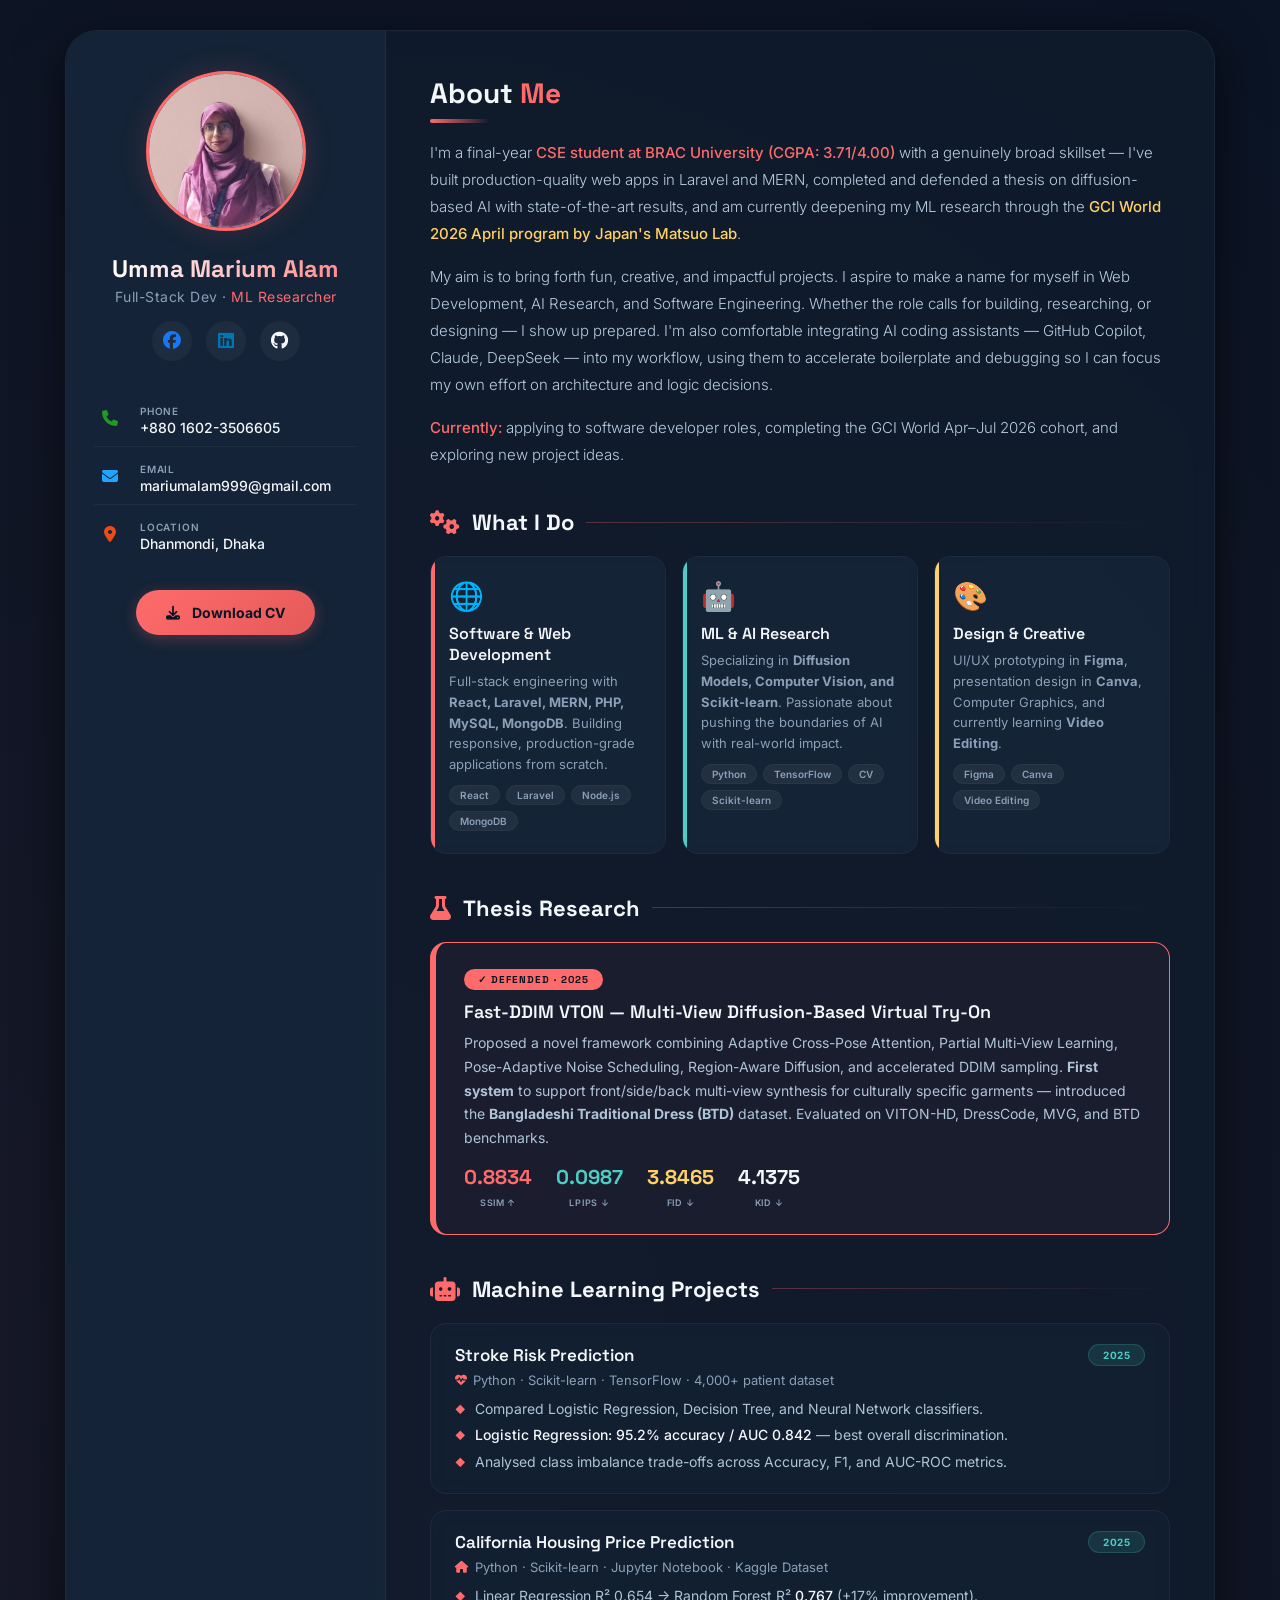
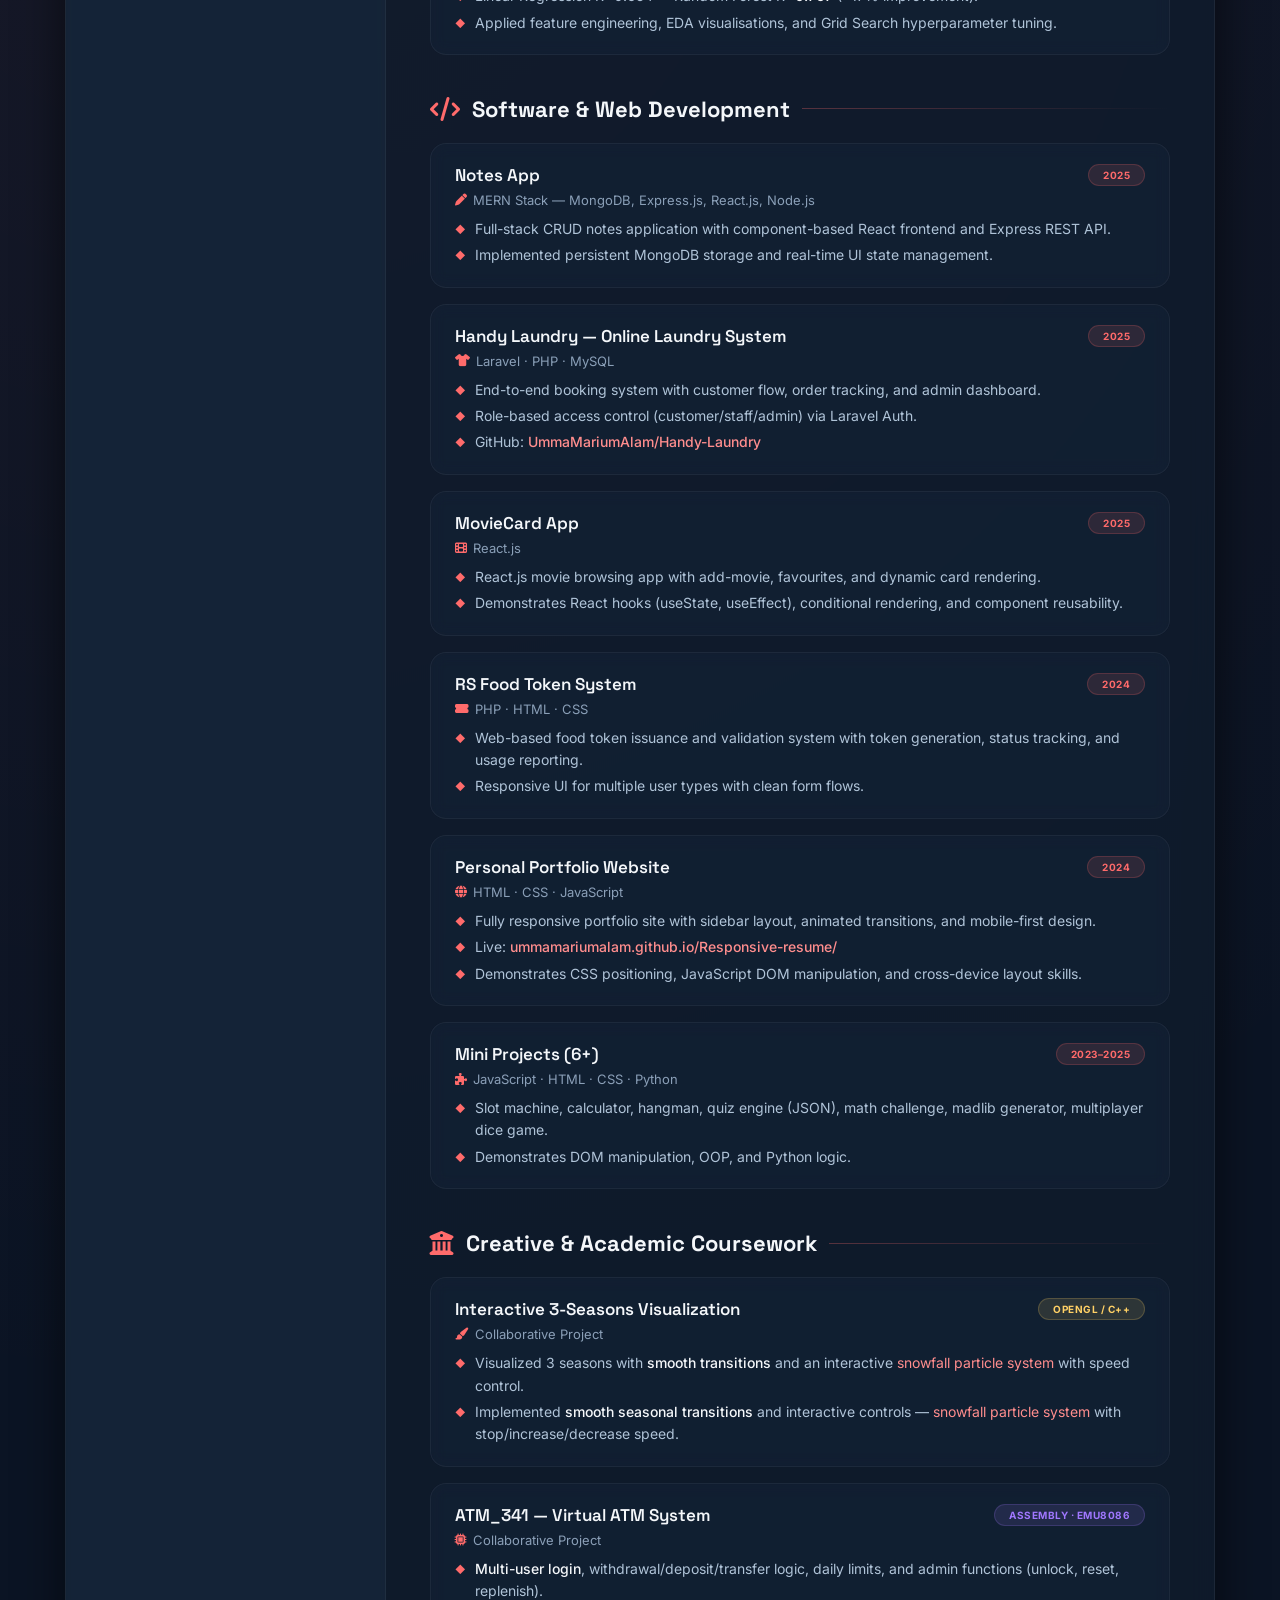
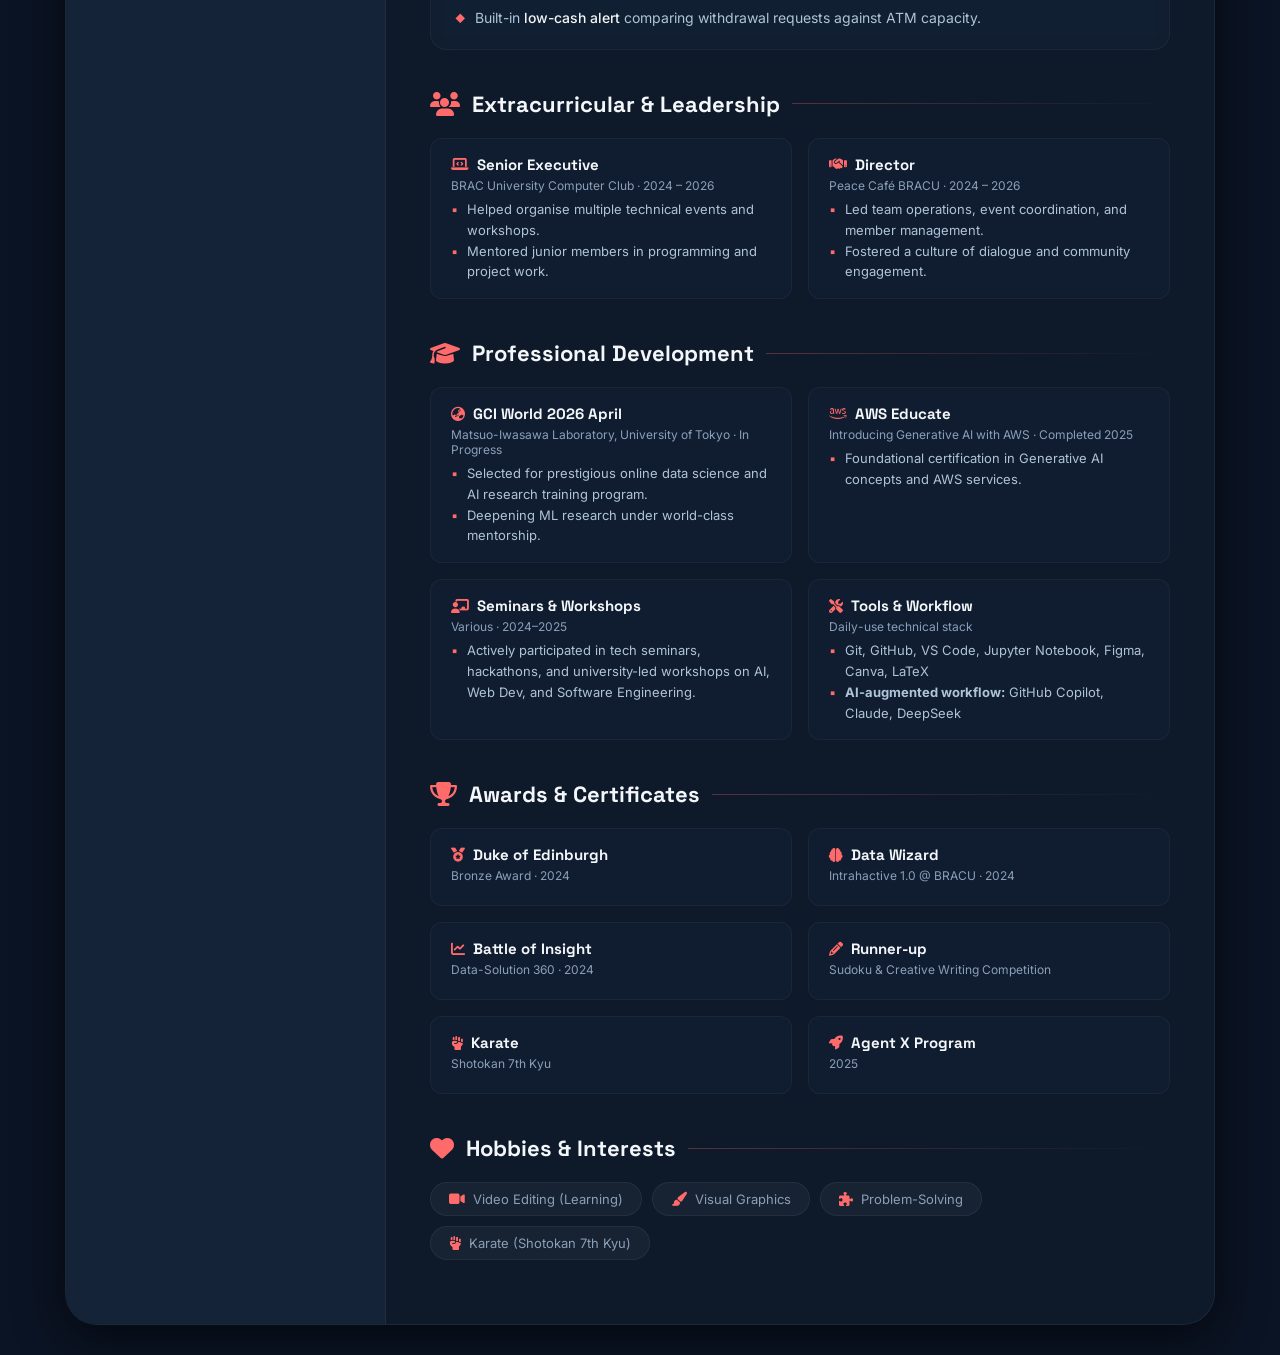
<file: index.html>
<!DOCTYPE html>
<html lang="en">
<head>
    <meta charset="UTF-8">
    <meta name="viewport" content="width=device-width, initial-scale=1.0">
    <title>Umma Marium Alam — Full Portfolio</title>
    <link rel="stylesheet" href="https://cdnjs.cloudflare.com/ajax/libs/font-awesome/6.7.2/css/all.min.css">
    <link href="https://fonts.googleapis.com/css2?family=Inter:wght@300;400;500;600;700&family=Space+Grotesk:wght@400;500;600;700&display=swap" rel="stylesheet">
    <style>
        * {
            margin: 0;
            padding: 0;
            box-sizing: border-box;
        }

        :root {
            --navy: #0B1424;
            --navy2: #111D2E;
            --navy3: #1A2A40;
            --coral: #FF6B6B;
            --coral2: #FF8E8E;
            --white: #F4F7FA;
            --muted: #8BA0B8;
            --green: #4ECDC4;
            --gold: #FFD166;
            --shadow: 0 12px 48px rgba(0, 0, 0, 0.6);
        }

        body {
            font-family: 'Inter', sans-serif;
            background: var(--navy);
            color: var(--white);
            min-height: 100vh;
            padding: 30px;
            background-image: radial-gradient(circle at 20% 30%, rgba(255, 107, 107, 0.05) 0%, transparent 50%);
        }

        .container {
            max-width: 1150px;
            width: 100%;
            margin: 0 auto;
            background: rgba(17, 29, 46, 0.7);
            backdrop-filter: blur(12px);
            border-radius: 32px;
            box-shadow: var(--shadow);
            display: grid;
            grid-template-columns: 320px 1fr;
            overflow: hidden;
            border: 1px solid rgba(255, 255, 255, 0.06);
        }

        /* ===== SIDEBAR ===== */
        .profile-card {
            background: rgba(26, 42, 64, 0.6);
            backdrop-filter: blur(4px);
            padding: 40px 28px;
            display: flex;
            flex-direction: column;
            align-items: center;
            text-align: center;
            border-right: 1px solid rgba(255, 255, 255, 0.05);
        }

        .profile-pic {
            width: 160px;
            height: 160px;
            border-radius: 50%;
            border: 3px solid var(--coral);
            overflow: hidden;
            margin-bottom: 22px;
            flex-shrink: 0;
            box-shadow: 0 0 30px rgba(255, 107, 107, 0.15);
        }

        .profile-pic img {
            width: 100%;
            height: 100%;
            object-fit: cover;
            display: block;
        }

        .intro h2 {
            font-family: 'Space Grotesk', sans-serif;
            font-size: 24px;
            font-weight: 700;
            background: linear-gradient(to right, #fff, var(--coral2));
            -webkit-background-clip: text;
            -webkit-text-fill-color: transparent;
            margin-bottom: 4px;
        }

        .intro h4 {
            font-size: 14px;
            font-weight: 400;
            color: var(--muted);
            margin-bottom: 16px;
            letter-spacing: 0.5px;
        }
        .intro h4 span {
            color: var(--coral);
        }

        .social {
            display: flex;
            justify-content: center;
            gap: 14px;
            margin-bottom: 28px;
        }

        .social a {
            display: inline-flex;
            align-items: center;
            justify-content: center;
            width: 40px;
            height: 40px;
            border-radius: 50%;
            background: rgba(255, 255, 255, 0.04);
            transition: 0.3s;
            font-size: 18px;
            text-decoration: none;
            border: 1px solid transparent;
        }

        .social a:hover {
            background: var(--coral);
            transform: translateY(-4px);
            box-shadow: 0 8px 20px rgba(255, 107, 107, 0.3);
            border-color: var(--coral);
        }
        .social a:hover i {
            color: var(--navy) !important;
        }

        .contact-info {
            width: 100%;
            text-align: left;
            margin-bottom: 28px;
        }

        .contact-info .row {
            display: flex;
            align-items: center;
            gap: 14px;
            padding: 10px 0;
            border-bottom: 1px solid rgba(255, 255, 255, 0.04);
        }
        .contact-info .row:last-child {
            border-bottom: none;
        }

        .contact-info .icon {
            width: 32px;
            font-size: 16px;
            text-align: center;
        }

        .contact-info .content span {
            font-size: 10px;
            text-transform: uppercase;
            letter-spacing: 0.8px;
            color: var(--muted);
            font-weight: 600;
        }

        .contact-info .content h5 {
            font-size: 14px;
            font-weight: 500;
            color: var(--white);
        }

        .download-btn {
            background: linear-gradient(135deg, var(--coral), #e55a5a);
            color: var(--navy);
            border: none;
            padding: 14px 30px;
            border-radius: 50px;
            font-weight: 700;
            font-size: 14px;
            cursor: pointer;
            transition: 0.3s;
            display: inline-flex;
            align-items: center;
            gap: 12px;
            font-family: 'Inter', sans-serif;
            width: 100%;
            justify-content: center;
            box-shadow: 0 4px 15px rgba(255, 107, 107, 0.25);
        }

        .download-btn:hover {
            transform: translateY(-3px);
            box-shadow: 0 10px 30px rgba(255, 107, 107, 0.4);
            filter: brightness(1.1);
        }

        /* ===== MAIN CONTENT ===== */
        .about {
            padding: 44px 44px 44px;
            overflow-y: auto;
        }

        .about h1 {
            font-family: 'Space Grotesk', sans-serif;
            font-size: 28px;
            font-weight: 700;
            margin-bottom: 16px;
        }
        .about h1 .highlight {
            color: var(--coral);
        }
        .about h1::after {
            content: '';
            display: block;
            width: 60px;
            height: 4px;
            background: linear-gradient(90deg, var(--coral), transparent);
            margin-top: 8px;
            border-radius: 4px;
        }

        .about .bio {
            font-size: 15px;
            line-height: 1.8;
            color: #B8CCE0;
            margin-bottom: 16px;
            font-weight: 300;
        }
        .about .bio strong {
            color: var(--coral);
            font-weight: 500;
        }
        .about .bio .gold-text {
            color: var(--gold);
            font-weight: 500;
        }

        /* ===== SECTION TITLES ===== */
        .section-title {
            font-family: 'Space Grotesk', sans-serif;
            font-size: 22px;
            font-weight: 700;
            margin: 40px 0 20px;
            display: flex;
            align-items: center;
            gap: 12px;
            color: var(--white);
        }
        .section-title i {
            color: var(--coral);
            font-size: 24px;
        }
        .section-title::after {
            content: '';
            flex: 1;
            height: 1px;
            background: linear-gradient(90deg, rgba(255,107,107,0.3), transparent);
        }

        /* ===== EXPERTISE GRID ===== */
        .work-grid {
            display: grid;
            grid-template-columns: repeat(3, 1fr);
            gap: 16px;
            margin-bottom: 10px;
        }

        .workbox {
            background: rgba(26, 42, 64, 0.5);
            backdrop-filter: blur(4px);
            padding: 22px 18px;
            border-radius: 16px;
            border: 1px solid rgba(255, 255, 255, 0.04);
            transition: 0.35s ease;
            position: relative;
            overflow: hidden;
        }
        .workbox::before {
            content: '';
            position: absolute;
            top: 0;
            left: 0;
            width: 4px;
            height: 100%;
            background: var(--coral);
            border-radius: 0 4px 4px 0;
        }
        .workbox:nth-child(2)::before {
            background: var(--green);
        }
        .workbox:nth-child(3)::before {
            background: var(--gold);
        }

        .workbox:hover {
            transform: translateY(-6px);
            border-color: rgba(255, 255, 255, 0.15);
            box-shadow: 0 12px 30px rgba(0, 0, 0, 0.3);
        }

        .workbox .icon {
            font-size: 28px;
            margin-bottom: 10px;
            display: block;
        }

        .workbox h3 {
            font-family: 'Space Grotesk', sans-serif;
            font-size: 16px;
            font-weight: 600;
            color: var(--white);
            margin-bottom: 6px;
        }

        .workbox p {
            font-size: 13px;
            line-height: 1.6;
            color: var(--muted);
        }
        .workbox .tags {
            display: flex;
            flex-wrap: wrap;
            gap: 6px;
            margin-top: 10px;
        }
        .workbox .tags span {
            font-size: 10px;
            font-weight: 600;
            background: rgba(255,255,255,0.06);
            padding: 3px 10px;
            border-radius: 20px;
            color: var(--muted);
            border: 1px solid rgba(255,255,255,0.04);
        }

        /* ===== PROJECT CARDS ===== */
        .project-item {
            background: rgba(26, 42, 64, 0.3);
            backdrop-filter: blur(8px);
            padding: 20px 24px;
            border-radius: 16px;
            margin-bottom: 16px;
            border: 1px solid rgba(255, 255, 255, 0.05);
            transition: 0.35s ease;
            position: relative;
            overflow: hidden;
        }

        .project-item:hover {
            border-color: var(--coral);
            box-shadow: 0 8px 28px rgba(0, 0, 0, 0.4);
            background: rgba(26, 42, 64, 0.6);
        }

        .project-header {
            display: flex;
            justify-content: space-between;
            align-items: flex-start;
            flex-wrap: wrap;
            gap: 8px;
            margin-bottom: 6px;
        }

        .project-header h4 {
            font-family: 'Space Grotesk', sans-serif;
            font-size: 17px;
            font-weight: 600;
            color: var(--white);
        }

        .project-header .tag {
            font-size: 10px;
            font-weight: 700;
            letter-spacing: 0.5px;
            text-transform: uppercase;
            padding: 4px 14px;
            border-radius: 50px;
            background: rgba(255, 107, 107, 0.12);
            color: var(--coral);
            border: 1px solid rgba(255, 107, 107, 0.2);
            white-space: nowrap;
        }
        .project-header .tag.green {
            background: rgba(78, 205, 196, 0.12);
            color: var(--green);
            border-color: rgba(78, 205, 196, 0.2);
        }
        .project-header .tag.gold {
            background: rgba(255, 209, 102, 0.12);
            color: var(--gold);
            border-color: rgba(255, 209, 102, 0.2);
        }
        .project-header .tag.purple {
            background: rgba(160, 120, 255, 0.12);
            color: #A078FF;
            border-color: rgba(160, 120, 255, 0.2);
        }

        .project-tech {
            font-size: 13px;
            color: var(--muted);
            margin-bottom: 10px;
            font-weight: 400;
            display: flex;
            align-items: center;
            gap: 6px;
        }
        .project-tech i {
            font-size: 12px;
            color: var(--coral);
        }

        .project-item ul {
            list-style: none;
            padding-left: 0;
            display: flex;
            flex-direction: column;
            gap: 4px;
        }

        .project-item ul li {
            font-size: 14px;
            color: #B0C4D8;
            line-height: 1.6;
            padding-left: 20px;
            position: relative;
        }

        .project-item ul li::before {
            content: '◆';
            position: absolute;
            left: 0;
            color: var(--coral);
            font-size: 10px;
            top: 3px;
        }

        .project-item ul li strong {
            color: var(--white);
            font-weight: 500;
        }
        .project-item ul li .highlight-coral {
            color: var(--coral2);
        }
        .project-item ul li .highlight-green {
            color: var(--green);
        }
        .project-item ul li .highlight-gold {
            color: var(--gold);
        }

        .project-item a {
            color: var(--coral2);
            text-decoration: none;
            font-weight: 500;
        }
        .project-item a:hover {
            text-decoration: underline;
        }

        /* ===== THESIS HIGHLIGHT CARD ===== */
        .thesis-card {
            background: rgba(255, 107, 107, 0.04);
            border: 1px solid var(--coral);
            border-left: 6px solid var(--coral);
            border-radius: 16px;
            padding: 24px 28px;
            margin-bottom: 10px;
        }
        .thesis-card .thesis-badge {
            display: inline-block;
            font-size: 10px;
            font-weight: 700;
            letter-spacing: 0.1em;
            text-transform: uppercase;
            background: var(--coral);
            color: var(--navy);
            padding: 4px 14px;
            border-radius: 30px;
            margin-bottom: 10px;
            font-family: 'Space Grotesk', sans-serif;
        }
        .thesis-card h4 {
            font-family: 'Space Grotesk', sans-serif;
            font-size: 18px;
            font-weight: 600;
            color: var(--white);
            margin-bottom: 8px;
        }
        .thesis-card p {
            font-size: 14px;
            line-height: 1.7;
            color: #B0C4D8;
            margin-bottom: 14px;
        }
        .metrics-row {
            display: flex;
            gap: 24px;
            flex-wrap: wrap;
        }
        .metric {
            text-align: center;
        }
        .metric-val {
            font-family: 'Space Grotesk', sans-serif;
            font-size: 20px;
            font-weight: 700;
            display: block;
        }
        .metric-val.coral { color: var(--coral); }
        .metric-val.green { color: var(--green); }
        .metric-val.gold { color: var(--gold); }
        .metric-val.white { color: var(--white); }
        .metric-label {
            font-size: 9px;
            color: var(--muted);
            text-transform: uppercase;
            letter-spacing: 0.08em;
            font-weight: 600;
        }

        /* ===== TWO-COLUMN GRID FOR CLUBS/AWARDS ===== */
        .two-col-grid {
            display: grid;
            grid-template-columns: 1fr 1fr;
            gap: 16px;
        }
        .info-card {
            background: rgba(26, 42, 64, 0.3);
            padding: 16px 20px;
            border-radius: 12px;
            border: 1px solid rgba(255, 255, 255, 0.04);
            transition: 0.3s;
        }
        .info-card:hover {
            border-color: rgba(255, 107, 107, 0.3);
            background: rgba(26, 42, 64, 0.6);
        }
        .info-card h4 {
            font-family: 'Space Grotesk', sans-serif;
            font-size: 15px;
            color: var(--white);
            margin-bottom: 4px;
            display: flex;
            align-items: center;
            gap: 8px;
        }
        .info-card h4 i {
            color: var(--coral);
            font-size: 14px;
        }
        .info-card .meta {
            font-size: 12px;
            color: var(--muted);
            margin-bottom: 6px;
        }
        .info-card ul {
            list-style: none;
            padding-left: 0;
        }
        .info-card ul li {
            font-size: 13px;
            color: #B0C4D8;
            line-height: 1.6;
            padding-left: 16px;
            position: relative;
        }
        .info-card ul li::before {
            content: '▪';
            position: absolute;
            left: 0;
            color: var(--coral);
        }

        /* ===== HOBBIES / INTERESTS TAGS ===== */
        .hobby-tags {
            display: flex;
            flex-wrap: wrap;
            gap: 10px;
        }
        .hobby-tags span {
            background: rgba(255, 255, 255, 0.04);
            padding: 8px 18px;
            border-radius: 30px;
            border: 1px solid rgba(255, 255, 255, 0.06);
            font-size: 13px;
            color: var(--muted);
            transition: 0.3s;
            display: flex;
            align-items: center;
            gap: 8px;
        }
        .hobby-tags span:hover {
            border-color: var(--coral);
            color: var(--white);
            transform: translateY(-2px);
        }
        .hobby-tags span i {
            color: var(--coral);
            font-size: 14px;
        }

        /* ===== RESPONSIVE ===== */
        @media (max-width: 900px) {
            .container {
                grid-template-columns: 1fr;
                border-radius: 24px;
            }
            .profile-card {
                border-right: none;
                border-bottom: 1px solid rgba(255, 255, 255, 0.05);
                padding: 32px 20px;
            }
            .about {
                padding: 28px 20px;
            }
            .work-grid {
                grid-template-columns: 1fr 1fr;
            }
            .two-col-grid {
                grid-template-columns: 1fr;
            }
        }

        @media (max-width: 550px) {
            body {
                padding: 12px;
            }
            .work-grid {
                grid-template-columns: 1fr;
            }
            .profile-pic {
                width: 120px;
                height: 120px;
            }
            .about h1 {
                font-size: 22px;
            }
            .project-header {
                flex-direction: column;
                align-items: flex-start;
            }
            .metrics-row {
                gap: 12px;
            }
        }
    </style>
</head>
<body>

    <main class="container">

        <!-- ======== SIDEBAR ======== -->
        <div class="profile-card">
            <figure class="profile-pic">
                <img src="profile_images/profile_img.JPG" alt="Umma Marium Alam">
            </figure>

            <div class="intro">
                <h2>Umma Marium Alam</h2>
                <h4>Full-Stack Dev · <span>ML Researcher</span></h4>
                <div class="social">
                    <a href="https://www.facebook.com/marium.alam.129" target="_blank"><i class="fab fa-facebook" style="color:#1877F2"></i></a>
                    <a href="https://www.linkedin.com/in/umma-marium-alam-034339338" target="_blank"><i class="fab fa-linkedin" style="color:rgb(0, 119, 181)"></i></a>
                  <!--    <a href="#" target="_blank"><i class="fab fa-twitter" style="color:var(--muted)"></i></a> -->
                    <a href="https://github.com/UmmaMariumAlam" target="_blank"><i class="fab fa-github" style="color:var(--white)"></i></a>
                </div>
            </div>

            <div class="contact-info">
                <div class="row">
                    <div class="icon"><i class="fa fa-phone" style="color:rgb(32, 154, 32)"></i></div>
                    <div class="content">
                        <span>Phone</span>
                        <h5>+880 1602-3506605</h5>
                    </div>
                </div>
                <div class="row">
                    <div class="icon"><i class="fa fa-envelope" style="color:rgb(32, 166, 255)"></i></div>
                    <div class="content">
                        <span>Email</span>
                        <h5>mariumalam999@gmail.com</h5>
                    </div>
                </div>
                <div class="row">
                    <div class="icon"><i class="fas fa-map-marker-alt" style="color:rgb(235, 75, 21)"></i></div>
                    <div class="content">
                        <span>Location</span>
                        <h5>Dhanmondi, Dhaka</h5>
                    </div>
                </div>
            </div>

            <a href="cv.pdf" download="UmmaMariumAlam_CV.pdf">
                <button class="download-btn"><i class="fa fa-download"></i> Download CV</button>
            </a>
        </div>

        <!-- ======== MAIN CONTENT ======== -->
        <section class="about">

            <!-- ===== ABOUT ===== -->
            <h1>About <span class="highlight">Me</span></h1>
            <p class="bio">
                I'm a final-year <strong>CSE student at BRAC University (CGPA: 3.71/4.00)</strong> with a genuinely broad skillset — I've built production-quality web apps in Laravel and MERN, completed and defended a thesis on diffusion-based AI with state-of-the-art results, and am currently deepening my ML research through the <strong class="gold-text">GCI World 2026 April program by Japan's Matsuo Lab</strong>.
            </p>
            <p class="bio">
                My aim is to bring forth fun, creative, and impactful projects. I aspire to make a name for myself in Web Development, AI Research, and Software Engineering. Whether the role calls for building, researching, or designing — I show up prepared. I'm also comfortable integrating AI coding assistants — GitHub Copilot, Claude, DeepSeek — into my workflow, using them to accelerate boilerplate and debugging so I can focus my own effort on architecture and logic decisions.
            </p>
            <p class="bio">
                <strong>Currently:</strong> applying to software developer roles, completing the GCI World Apr–Jul 2026 cohort, and exploring new project ideas.
            </p>

            <!-- ===== WHAT I DO (CORE FOCUS) ===== -->
            <h2 class="section-title"><i class="fas fa-cogs"></i> What I Do</h2>
            <div class="work-grid">
                <div class="workbox">
                    <span class="icon">🌐</span>
                    <h3>Software &amp; Web Development</h3>
                    <p>Full-stack engineering with <strong>React, Laravel, MERN, PHP, MySQL, MongoDB</strong>. Building responsive, production-grade applications from scratch.</p>
                    <div class="tags"><span>React</span><span>Laravel</span><span>Node.js</span><span>MongoDB</span></div>
                </div>
                <div class="workbox">
                    <span class="icon">🤖</span>
                    <h3>ML &amp; AI Research</h3>
                    <p>Specializing in <strong>Diffusion Models, Computer Vision, and Scikit-learn</strong>. Passionate about pushing the boundaries of AI with real-world impact.</p>
                    <div class="tags"><span>Python</span><span>TensorFlow</span><span>CV</span><span>Scikit-learn</span></div>
                </div>
                <div class="workbox">
                    <span class="icon">🎨</span>
                    <h3>Design &amp; Creative</h3>
                    <p>UI/UX prototyping in <strong>Figma</strong>, presentation design in <strong>Canva</strong>, Computer Graphics, and currently learning <strong>Video Editing</strong>.</p>
                    <div class="tags"><span>Figma</span><span>Canva</span><span>Video Editing</span></div>
                </div>
            </div>

            <!-- ===== THESIS (DEDICATED SECTION) ===== -->
            <h2 class="section-title"><i class="fas fa-flask"></i> Thesis Research</h2>
            <div class="thesis-card">
                <span class="thesis-badge">✓ Defended · 2025</span>
                <h4>Fast-DDIM VTON — Multi-View Diffusion-Based Virtual Try-On</h4>
                <p>
                    Proposed a novel framework combining Adaptive Cross-Pose Attention, Partial Multi-View Learning,
                    Pose-Adaptive Noise Scheduling, Region-Aware Diffusion, and accelerated DDIM sampling.
                    <strong>First system</strong> to support front/side/back multi-view synthesis for culturally specific
                    garments — introduced the <strong>Bangladeshi Traditional Dress (BTD)</strong> dataset.
                    Evaluated on VITON-HD, DressCode, MVG, and BTD benchmarks.
                </p>
                <div class="metrics-row">
                    <div class="metric">
                        <span class="metric-val coral">0.8834</span>
                        <span class="metric-label">SSIM ↑</span>
                    </div>
                    <div class="metric">
                        <span class="metric-val green">0.0987</span>
                        <span class="metric-label">LPIPS ↓</span>
                    </div>
                    <div class="metric">
                        <span class="metric-val gold">3.8465</span>
                        <span class="metric-label">FID ↓</span>
                    </div>
                    <div class="metric">
                        <span class="metric-val white">4.1375</span>
                        <span class="metric-label">KID ↓</span>
                    </div>
                </div>
            </div>

            <!-- ===== ML PROJECTS (DEDICATED SECTION) ===== -->
            <h2 class="section-title"><i class="fas fa-robot"></i> Machine Learning Projects</h2>

            <div class="project-item">
                <div class="project-header">
                    <h4>Stroke Risk Prediction</h4>
                    <span class="tag green">2025</span>
                </div>
                <div class="project-tech"><i class="fas fa-heartbeat"></i> Python · Scikit-learn · TensorFlow · 4,000+ patient dataset</div>
                <ul>
                    <li>Compared Logistic Regression, Decision Tree, and Neural Network classifiers.</li>
                    <li><strong>Logistic Regression: 95.2% accuracy / AUC 0.842</strong> — best overall discrimination.</li>
                    <li>Analysed class imbalance trade-offs across Accuracy, F1, and AUC-ROC metrics.</li>
                </ul>
            </div>

            <div class="project-item">
                <div class="project-header">
                    <h4>California Housing Price Prediction</h4>
                    <span class="tag green">2025</span>
                </div>
                <div class="project-tech"><i class="fas fa-home"></i> Python · Scikit-learn · Jupyter Notebook · Kaggle Dataset</div>
                <ul>
                    <li>Linear Regression R² 0.654 → Random Forest R² <strong>0.767</strong> (+17% improvement).</li>
                    <li>Applied feature engineering, EDA visualisations, and Grid Search hyperparameter tuning.</li>
                </ul>
            </div>

            <!-- ===== SOFTWARE / WEB PROJECTS (EXPANDED FOCUS) ===== -->
            <h2 class="section-title"><i class="fas fa-code"></i> Software &amp; Web Development</h2>

            <div class="project-item">
                <div class="project-header">
                    <h4>Notes App</h4>
                    <span class="tag">2025</span>
                </div>
                <div class="project-tech"><i class="fas fa-pen"></i> MERN Stack — MongoDB, Express.js, React.js, Node.js</div>
                <ul>
                    <li>Full-stack CRUD notes application with component-based React frontend and Express REST API.</li>
                    <li>Implemented persistent MongoDB storage and real-time UI state management.</li>
                </ul>
            </div>

            <div class="project-item">
                <div class="project-header">
                    <h4>Handy Laundry — Online Laundry System</h4>
                    <span class="tag">2025</span>
                </div>
                <div class="project-tech"><i class="fas fa-tshirt"></i> Laravel · PHP · MySQL</div>
                <ul>
                    <li>End-to-end booking system with customer flow, order tracking, and admin dashboard.</li>
                    <li>Role-based access control (customer/staff/admin) via Laravel Auth.</li>
                    <li>GitHub: <a href="https://github.com/UmmaMariumAlam/Handy-Laundry" target="_blank">UmmaMariumAlam/Handy-Laundry</a></li>
                </ul>
            </div>

            <div class="project-item">
                <div class="project-header">
                    <h4>MovieCard App</h4>
                    <span class="tag">2025</span>
                </div>
                <div class="project-tech"><i class="fas fa-film"></i> React.js</div>
                <ul>
                    <li>React.js movie browsing app with add-movie, favourites, and dynamic card rendering.</li>
                    <li>Demonstrates React hooks (useState, useEffect), conditional rendering, and component reusability.</li>
                </ul>
            </div>

            <div class="project-item">
                <div class="project-header">
                    <h4>RS Food Token System</h4>
                    <span class="tag">2024</span>
                </div>
                <div class="project-tech"><i class="fas fa-ticket-alt"></i> PHP · HTML · CSS</div>
                <ul>
                    <li>Web-based food token issuance and validation system with token generation, status tracking, and usage reporting.</li>
                    <li>Responsive UI for multiple user types with clean form flows.</li>
                </ul>
            </div>

            <div class="project-item">
                <div class="project-header">
                    <h4>Personal Portfolio Website</h4>
                    <span class="tag">2024</span>
                </div>
                <div class="project-tech"><i class="fas fa-globe"></i> HTML · CSS · JavaScript</div>
                <ul>
                    <li>Fully responsive portfolio site with sidebar layout, animated transitions, and mobile-first design.</li>
                    <li>Live: <a href="https://ummamariumalam.github.io/Responsive-resume/" target="_blank">ummamariumalam.github.io/Responsive-resume/</a></li>
                    <li>Demonstrates CSS positioning, JavaScript DOM manipulation, and cross-device layout skills.</li>
                </ul>
            </div>

            <div class="project-item">
                <div class="project-header">
                    <h4>Mini Projects (6+)</h4>
                    <span class="tag">2023–2025</span>
                </div>
                <div class="project-tech"><i class="fas fa-puzzle-piece"></i> JavaScript · HTML · CSS · Python</div>
                <ul>
                    <li>Slot machine, calculator, hangman, quiz engine (JSON), math challenge, madlib generator, multiplayer dice game.</li>
                    <li>Demonstrates DOM manipulation, OOP, and Python logic.</li>
                </ul>
            </div>

                        <!-- ===== CREATIVE & ACADEMIC COURSEWORK ===== -->
            <h2 class="section-title"><i class="fas fa-university"></i> Creative &amp; Academic Coursework</h2>

            <!-- Graphics (3-Seasons) -->
            <div class="project-item">
                <div class="project-header">
                    <h4>Interactive 3-Seasons Visualization</h4>
                    <span class="tag gold">OpenGL / C++</span>
                </div>
                <div class="project-tech"><i class="fas fa-paint-brush"></i> Collaborative Project</div>
                <ul>
                    <li>Visualized 3 seasons with <strong>smooth transitions</strong> and an interactive <span class="highlight-coral">snowfall particle system</span> with speed control.</li>
                    <li>Implemented <strong>smooth seasonal transitions</strong> and interactive controls — <span class="highlight-coral">snowfall particle system</span> with stop/increase/decrease speed.</li>
                </ul>
            </div>

            <!-- ATM_341 Assembly -->
            <div class="project-item">
                <div class="project-header">
                    <h4>ATM_341 — Virtual ATM System</h4>
                    <span class="tag purple">Assembly · emu8086</span>
                </div>
                <div class="project-tech"><i class="fas fa-microchip"></i> Collaborative Project</div>
                <ul>
                    <li><strong>Multi-user login</strong>, withdrawal/deposit/transfer logic, daily limits, and admin functions (unlock, reset, replenish).</li>
                    <li>Built-in <strong>low-cash alert</strong> comparing withdrawal requests against ATM capacity.</li>
                </ul>
            </div>

            <!-- ===== EXTRACURRICULAR & LEADERSHIP ===== -->
            <h2 class="section-title"><i class="fas fa-users"></i> Extracurricular &amp; Leadership</h2>
            <div class="two-col-grid">
                <div class="info-card">
                    <h4><i class="fas fa-laptop-code"></i> Senior Executive</h4>
                    <div class="meta">BRAC University Computer Club · 2024 – 2026</div>
                    <ul>
                        <li>Helped organise multiple technical events and workshops.</li>
                        <li>Mentored junior members in programming and project work.</li>
                    </ul>
                </div>
                <div class="info-card">
                    <h4><i class="fas fa-handshake"></i> Director</h4>
                    <div class="meta">Peace Café BRACU · 2024 – 2026</div>
                    <ul>
                        <li>Led team operations, event coordination, and member management.</li>
                        <li>Fostered a culture of dialogue and community engagement.</li>
                    </ul>
                </div>
            </div>

            <!-- ===== PROFESSIONAL DEVELOPMENT ===== -->
            <h2 class="section-title"><i class="fas fa-graduation-cap"></i> Professional Development</h2>
            <div class="two-col-grid">
                <div class="info-card">
                    <h4><i class="fas fa-globe-asia"></i> GCI World 2026 April</h4>
                    <div class="meta">Matsuo-Iwasawa Laboratory, University of Tokyo · In Progress</div>
                    <ul>
                        <li>Selected for prestigious online data science and AI research training program.</li>
                        <li>Deepening ML research under world-class mentorship.</li>
                    </ul>
                </div>
                <div class="info-card">
                    <h4><i class="fab fa-aws"></i> AWS Educate</h4>
                    <div class="meta">Introducing Generative AI with AWS · Completed 2025</div>
                    <ul>
                        <li>Foundational certification in Generative AI concepts and AWS services.</li>
                    </ul>
                </div>
                <div class="info-card">
                    <h4><i class="fas fa-chalkboard-teacher"></i> Seminars &amp; Workshops</h4>
                    <div class="meta">Various · 2024–2025</div>
                    <ul>
                        <li>Actively participated in tech seminars, hackathons, and university-led workshops on AI, Web Dev, and Software Engineering.</li>
                    </ul>
                </div>
                <div class="info-card">
                    <h4><i class="fas fa-tools"></i> Tools &amp; Workflow</h4>
                    <div class="meta">Daily-use technical stack</div>
                    <ul>
                        <li>Git, GitHub, VS Code, Jupyter Notebook, Figma, Canva, LaTeX</li>
                        <li><strong>AI-augmented workflow:</strong> GitHub Copilot, Claude, DeepSeek</li>
                    </ul>
                </div>
            </div>

            <!-- ===== AWARDS & CERTIFICATES ===== -->
            <h2 class="section-title"><i class="fas fa-trophy"></i> Awards &amp; Certificates</h2>
            <div class="two-col-grid">
                <div class="info-card">
                    <h4><i class="fas fa-medal"></i> Duke of Edinburgh</h4>
                    <div class="meta">Bronze Award · 2024</div>
                </div>
                <div class="info-card">
                    <h4><i class="fas fa-brain"></i> Data Wizard</h4>
                    <div class="meta">Intrahactive 1.0 @ BRACU · 2024</div>
                </div>
                <div class="info-card">
                    <h4><i class="fas fa-chart-line"></i> Battle of Insight</h4>
                    <div class="meta">Data-Solution 360 · 2024</div>
                </div>
                <div class="info-card">
                    <h4><i class="fas fa-pencil-alt"></i> Runner-up</h4>
                    <div class="meta">Sudoku &amp; Creative Writing Competition</div>
                </div>
                <div class="info-card">
                    <h4><i class="fas fa-fist-raised"></i> Karate</h4>
                    <div class="meta">Shotokan 7th Kyu</div>
                </div>
                <div class="info-card">
                    <h4><i class="fas fa-rocket"></i> Agent X Program</h4>
                    <div class="meta">2025</div>
                </div>
            </div>

            <!-- ===== HOBBIES / INTERESTS ===== -->
            <h2 class="section-title"><i class="fas fa-heart"></i> Hobbies &amp; Interests</h2>
            <div class="hobby-tags">
                <span><i class="fas fa-video"></i> Video Editing (Learning)</span>
                <span><i class="fas fa-paint-brush"></i> Visual Graphics</span>
                <span><i class="fas fa-puzzle-piece"></i> Problem-Solving</span>
                <span><i class="fas fa-fist-raised"></i> Karate (Shotokan 7th Kyu)</span>
               
            </div>

            <!-- ===== FOOTER SPACER ===== -->
            <div style="height: 20px;"></div>

        </section>

    </main>

</body>
</html>
</file>
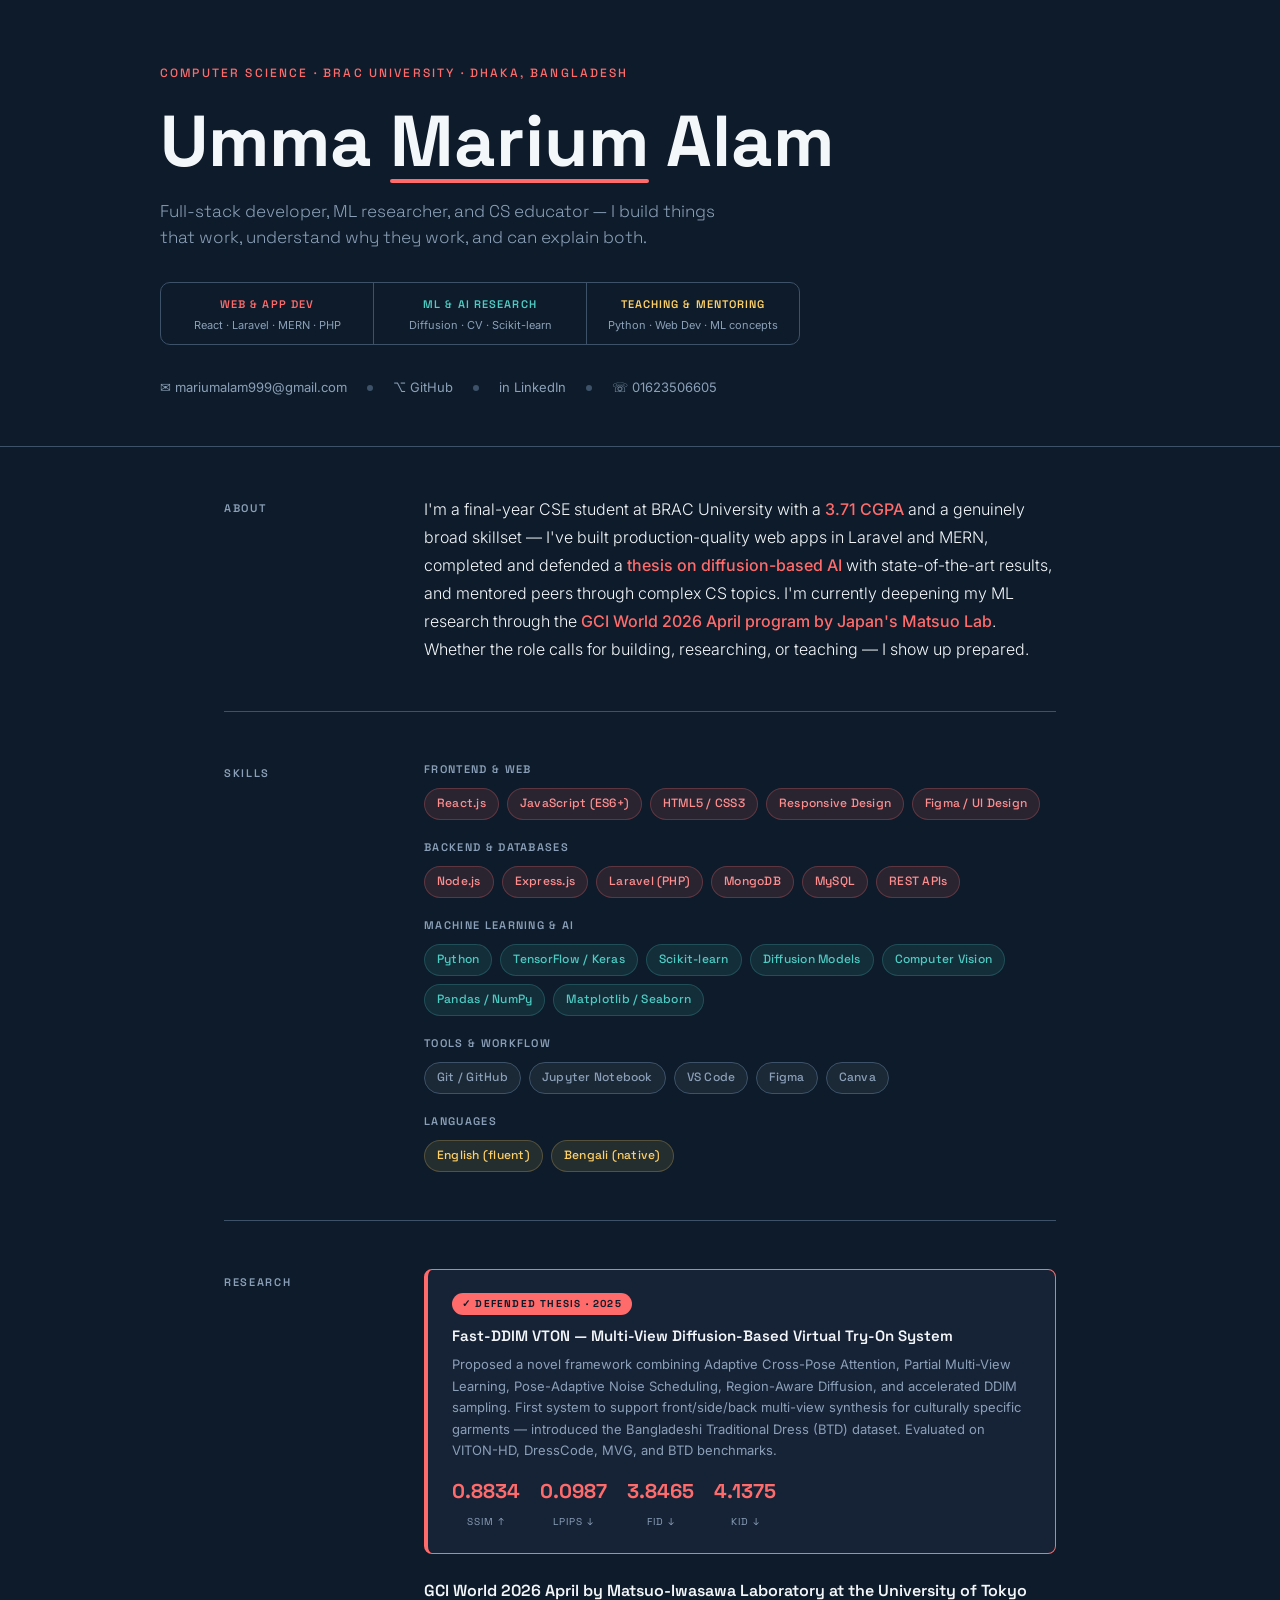
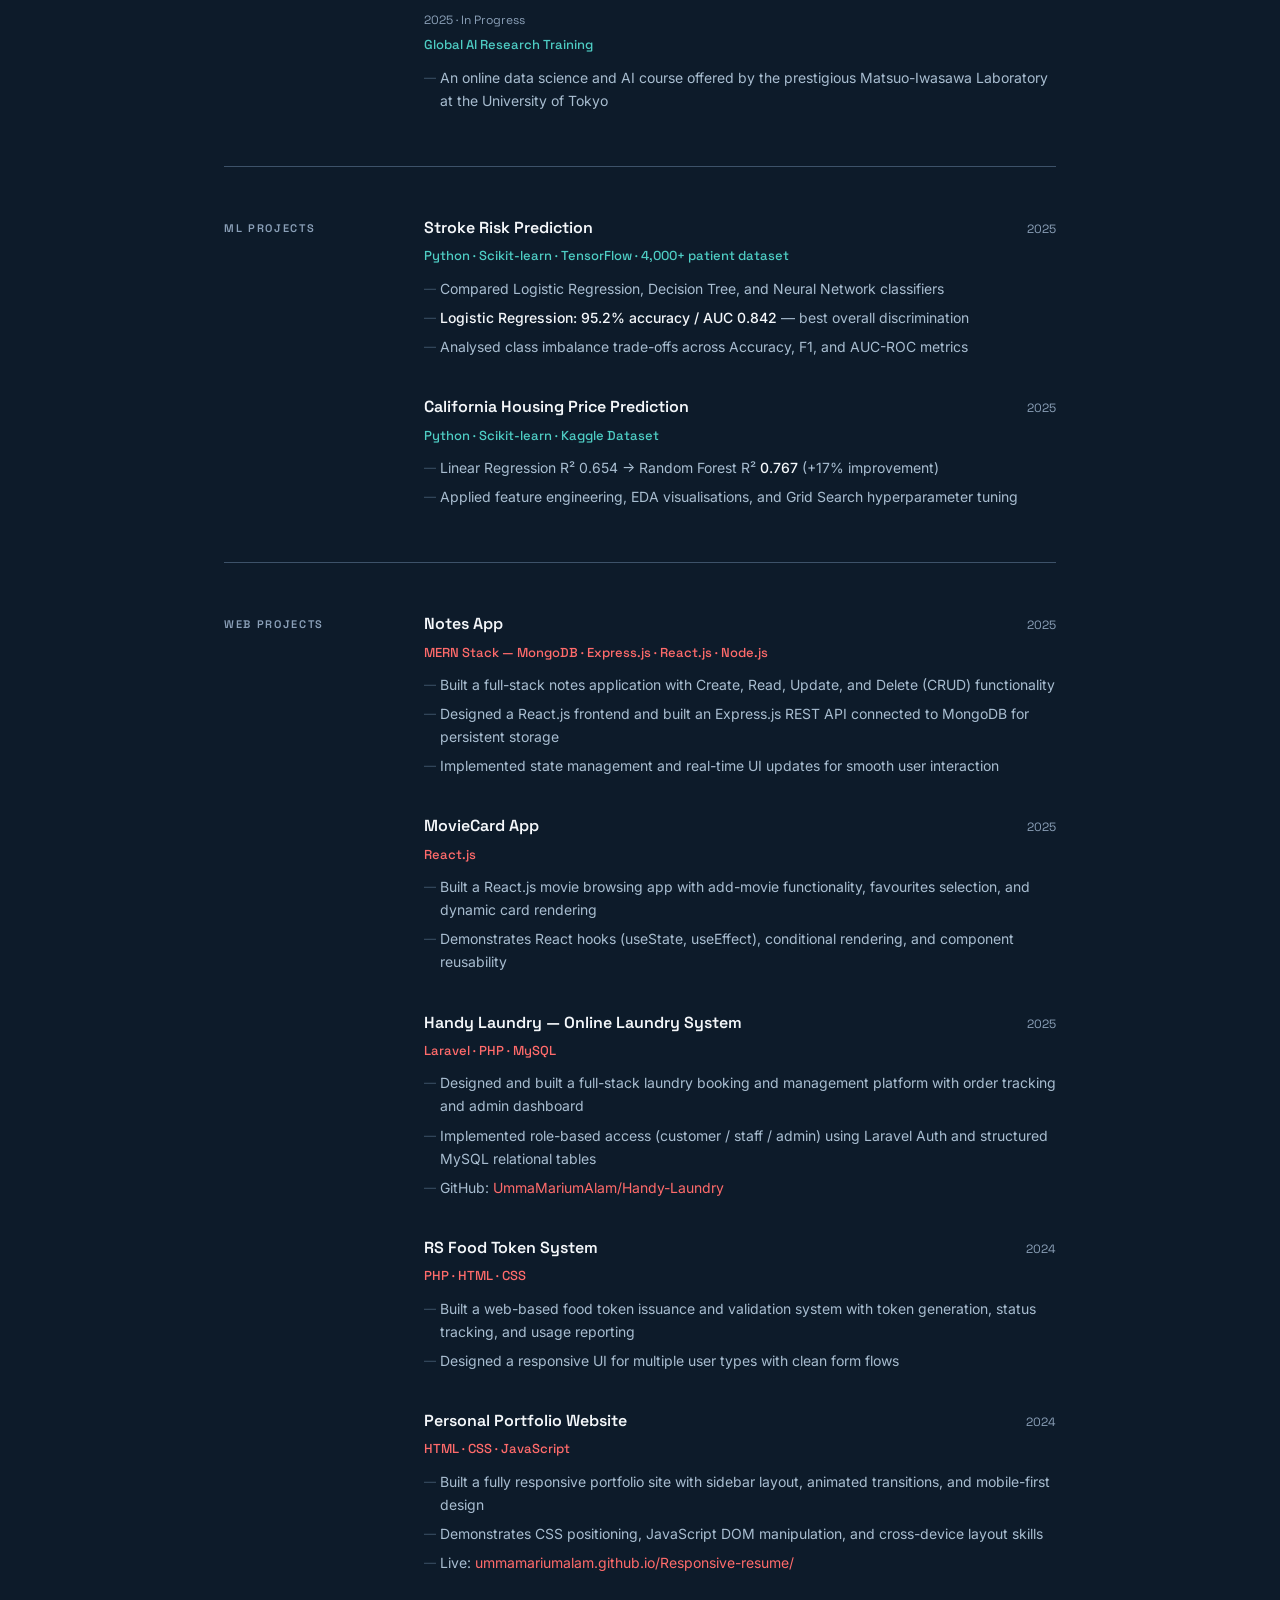
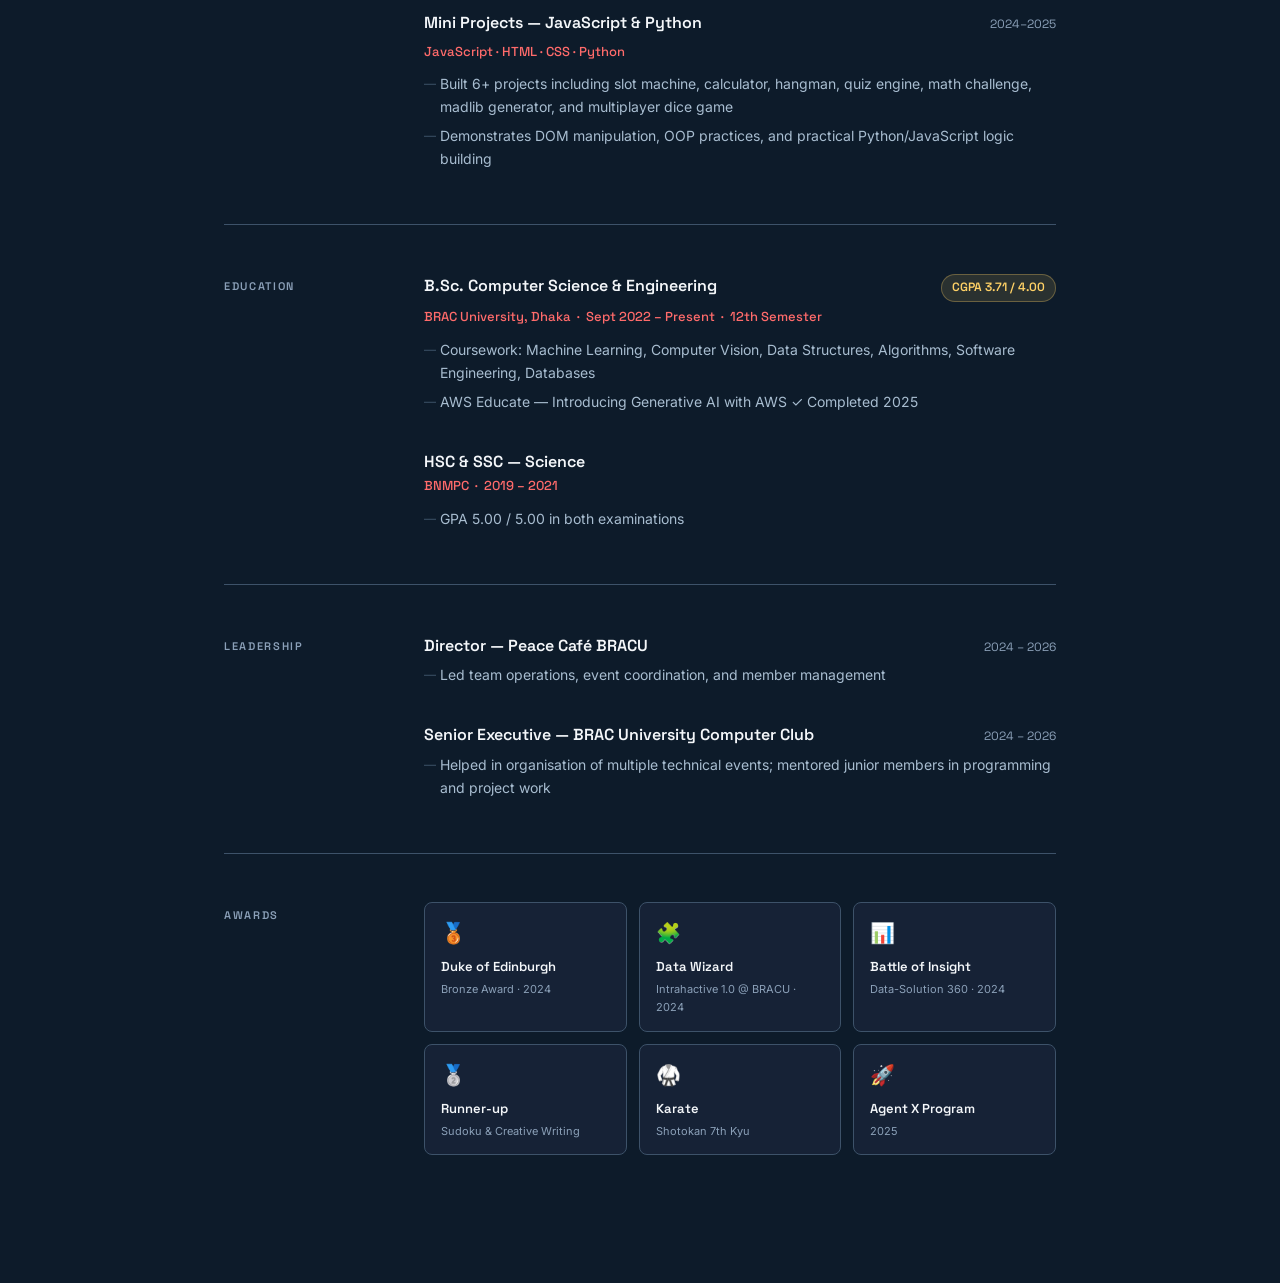
<file: html-cv-generator/cv.html>
<!DOCTYPE html>
<html lang="en">
<head>
<meta charset="UTF-8">
<meta name="viewport" content="width=device-width, initial-scale=1.0">
<title>Umma Marium Alam — Portfolio Resume</title>
<link rel="preconnect" href="https://fonts.googleapis.com">
<link href="https://fonts.googleapis.com/css2?family=Space+Grotesk:wght@300;400;500;600;700&family=Inter:wght@300;400;500&display=swap" rel="stylesheet">
<style>
  *, *::before, *::after { box-sizing: border-box; margin: 0; padding: 0; }

  :root {
    --navy:   #0D1B2A;
    --navy2:  #162236;
    --navy3:  #1E3050;
    --coral:  #FF6B6B;
    --coral2: #FF8E8E;
    --white:  #F4F7FA;
    --muted:  #8BA0B8;
    --dim:    #3D5269;
    --green:  #4ECDC4;
    --gold:   #FFD166;
  }

  html { scroll-behavior: smooth; }

  body {
    background: var(--navy);
    color: var(--white);
    font-family: 'Inter', sans-serif;
    font-size: 15px;
    line-height: 1.65;
    min-height: 100vh;
  }

  /* ── HEADER ── */
  .header {
    padding: 64px 64px 48px;
    border-bottom: 1px solid var(--dim);
    position: relative;
  }

  .header-inner {
    max-width: 960px;
    margin: 0 auto;
  }

  .eyebrow {
    font-family: 'Space Grotesk', sans-serif;
    font-size: 12px;
    font-weight: 500;
    letter-spacing: 0.18em;
    text-transform: uppercase;
    color: var(--coral);
    margin-bottom: 20px;
  }

  .name {
    font-family: 'Space Grotesk', sans-serif;
    font-size: clamp(42px, 8vw, 72px);
    font-weight: 700;
    line-height: 1.05;
    color: var(--white);
    margin-bottom: 6px;
  }

  .name span {
    position: relative;
    display: inline-block;
  }

  .name span::after {
    content: '';
    position: absolute;
    left: 0; bottom: -4px;
    width: 100%; height: 4px;
    background: var(--coral);
    border-radius: 2px;
  }

  .subtitle {
    font-family: 'Space Grotesk', sans-serif;
    font-size: 17px;
    font-weight: 300;
    color: var(--muted);
    margin-top: 20px;
    margin-bottom: 32px;
    max-width: 560px;
    line-height: 1.5;
  }

  /* ── CAPABILITY TRACK BAR ── */
  .track-bar {
    display: flex;
    gap: 0;
    border-radius: 10px;
    overflow: hidden;
    max-width: 640px;
    margin-bottom: 32px;
    border: 1px solid var(--dim);
  }

  .track {
    flex: 1;
    padding: 12px 16px;
    text-align: center;
    border-right: 1px solid var(--dim);
    transition: background 0.2s;
  }
  .track:last-child { border-right: none; }

  .track-label {
    font-family: 'Space Grotesk', sans-serif;
    font-size: 11px;
    font-weight: 600;
    letter-spacing: 0.1em;
    text-transform: uppercase;
    margin-bottom: 4px;
  }

  .track-sub {
    font-size: 11px;
    color: var(--muted);
    line-height: 1.3;
  }

  .track.web  .track-label { color: var(--coral); }
  .track.ml   .track-label { color: var(--green); }
  .track.edu  .track-label { color: var(--gold); }

  /* ── CONTACT ROW ── */
  .contact-row {
    display: flex;
    flex-wrap: wrap;
    gap: 20px;
    align-items: center;
  }

  .contact-row a {
    font-size: 13px;
    color: var(--muted);
    text-decoration: none;
    display: flex;
    align-items: center;
    gap: 6px;
    transition: color 0.2s;
  }
  .contact-row a:hover { color: var(--coral); }

  .contact-dot {
    width: 6px; height: 6px;
    border-radius: 50%;
    background: var(--dim);
    display: inline-block;
  }

  /* ── MAIN LAYOUT ── */
  .main {
    max-width: 960px;
    margin: 0 auto;
    padding: 0 64px 80px;
  }

  /* ── SECTION ── */
  .section {
    display: grid;
    grid-template-columns: 160px 1fr;
    gap: 0 40px;
    padding: 48px 0;
    border-bottom: 1px solid var(--dim);
  }
  .section:last-child { border-bottom: none; }

  .sec-label {
    font-family: 'Space Grotesk', sans-serif;
    font-size: 11px;
    font-weight: 600;
    letter-spacing: 0.15em;
    text-transform: uppercase;
    color: var(--muted);
    padding-top: 4px;
    position: sticky;
    top: 24px;
    align-self: start;
  }

  .sec-content { min-width: 0; }

  /* ── SUMMARY ── */
  .summary-text {
    font-size: 16px;
    line-height: 1.75;
    color: var(--white);
    font-weight: 300;
  }

  .summary-text strong {
    color: var(--coral);
    font-weight: 500;
  }

  /* ── SKILL PILLS ── */
  .skill-group { margin-bottom: 18px; }
  .skill-group:last-child { margin-bottom: 0; }

  .skill-group-label {
    font-family: 'Space Grotesk', sans-serif;
    font-size: 11px;
    font-weight: 600;
    letter-spacing: 0.12em;
    text-transform: uppercase;
    color: var(--muted);
    margin-bottom: 10px;
  }

  .pills {
    display: flex;
    flex-wrap: wrap;
    gap: 8px;
  }

  .pill {
    font-size: 12px;
    padding: 5px 12px;
    border-radius: 20px;
    font-family: 'Space Grotesk', sans-serif;
    font-weight: 500;
    letter-spacing: 0.02em;
  }
  .pill.coral  { background: rgba(255,107,107,0.12); color: var(--coral2); border: 1px solid rgba(255,107,107,0.25); }
  .pill.green  { background: rgba(78,205,196,0.10);  color: var(--green);  border: 1px solid rgba(78,205,196,0.22); }
  .pill.gold   { background: rgba(255,209,102,0.10); color: var(--gold);   border: 1px solid rgba(255,209,102,0.22); }
  .pill.white  { background: rgba(244,247,250,0.06); color: var(--muted);  border: 1px solid var(--dim); }

  /* ── ENTRIES ── */
  .entry { margin-bottom: 36px; }
  .entry:last-child { margin-bottom: 0; }

  .entry-header {
    display: flex;
    align-items: baseline;
    justify-content: space-between;
    flex-wrap: wrap;
    gap: 6px;
    margin-bottom: 4px;
  }

  .entry-title {
    font-family: 'Space Grotesk', sans-serif;
    font-size: 16px;
    font-weight: 600;
    color: var(--white);
  }

  .entry-date {
    font-size: 12px;
    color: var(--muted);
    white-space: nowrap;
    font-family: 'Space Grotesk', sans-serif;
  }

  .entry-meta {
    font-size: 13px;
    color: var(--coral);
    margin-bottom: 10px;
    font-family: 'Space Grotesk', sans-serif;
    font-weight: 500;
  }

  .entry-meta.green { color: var(--green); }
  .entry-meta.gold  { color: var(--gold); }

  .entry ul {
    list-style: none;
    padding: 0;
  }

  .entry ul li {
    font-size: 14px;
    color: #A8BDD0;
    line-height: 1.65;
    padding-left: 16px;
    position: relative;
    margin-bottom: 6px;
  }

  .entry ul li::before {
    content: '—';
    position: absolute;
    left: 0;
    color: var(--dim);
    font-size: 12px;
    top: 2px;
  }

  .entry ul li strong {
    color: var(--white);
    font-weight: 500;
  }

  /* ── THESIS HIGHLIGHT ── */
  .thesis-card {
    background: var(--navy2);
    border: 1px solid var(--coral);
    border-left: 4px solid var(--coral);
    border-radius: 8px;
    padding: 20px 24px;
    margin-bottom: 12px;
  }

  .thesis-badge {
    display: inline-block;
    font-size: 10px;
    font-weight: 700;
    letter-spacing: 0.12em;
    text-transform: uppercase;
    background: var(--coral);
    color: var(--navy);
    padding: 3px 10px;
    border-radius: 20px;
    margin-bottom: 10px;
    font-family: 'Space Grotesk', sans-serif;
  }

  .thesis-title {
    font-family: 'Space Grotesk', sans-serif;
    font-size: 15px;
    font-weight: 600;
    color: var(--white);
    margin-bottom: 8px;
    line-height: 1.4;
  }

  .metrics-row {
    display: flex;
    gap: 20px;
    flex-wrap: wrap;
    margin-top: 12px;
  }

  .metric {
    text-align: center;
  }

  .metric-val {
    font-family: 'Space Grotesk', sans-serif;
    font-size: 20px;
    font-weight: 700;
    color: var(--coral);
    display: block;
  }

  .metric-label {
    font-size: 10px;
    color: var(--muted);
    text-transform: uppercase;
    letter-spacing: 0.1em;
    font-family: 'Space Grotesk', sans-serif;
  }

  /* ── AWARDS GRID ── */
  .awards-grid {
    display: grid;
    grid-template-columns: repeat(auto-fill, minmax(200px, 1fr));
    gap: 12px;
  }

  .award-card {
    background: var(--navy2);
    border: 1px solid var(--dim);
    border-radius: 8px;
    padding: 14px 16px;
  }

  .award-icon {
    font-size: 20px;
    margin-bottom: 6px;
  }

  .award-name {
    font-family: 'Space Grotesk', sans-serif;
    font-size: 13px;
    font-weight: 600;
    color: var(--white);
    margin-bottom: 3px;
  }

  .award-detail {
    font-size: 11px;
    color: var(--muted);
  }

  /* ── EDUCATION ── */
  .edu-row {
    display: flex;
    justify-content: space-between;
    align-items: baseline;
    flex-wrap: wrap;
    gap: 4px;
    margin-bottom: 4px;
  }

  .cgpa-badge {
    display: inline-block;
    background: rgba(255,209,102,0.12);
    color: var(--gold);
    border: 1px solid rgba(255,209,102,0.3);
    font-family: 'Space Grotesk', sans-serif;
    font-size: 12px;
    font-weight: 600;
    padding: 3px 10px;
    border-radius: 20px;
  }

  /* ── RESPONSIVE ── */
  @media (max-width: 700px) {
    .header { padding: 40px 24px 36px; }
    .main   { padding: 0 24px 60px; }
    .section {
      grid-template-columns: 1fr;
      gap: 16px;
      padding: 36px 0;
    }
    .sec-label { position: static; }
    .track-bar { flex-direction: column; border-radius: 8px; }
    .track { border-right: none; border-bottom: 1px solid var(--dim); }
    .track:last-child { border-bottom: none; }
    .metrics-row { gap: 14px; }
    .awards-grid { grid-template-columns: 1fr 1fr; }
  }

  @media (prefers-reduced-motion: reduce) {
    * { transition: none !important; animation: none !important; }
  }

  @media print {
    @page {
      size: A4;
      margin: 0;
    }

    html, body {
      width: 100%;
      background: var(--navy);
      -webkit-print-color-adjust: exact;
      print-color-adjust: exact;
    }

    body {
      min-height: auto;
      font-size: 12px;
      line-height: 1.45;
    }

    .header {
      padding: 24px 28px 18px;
    }

    .main {
      padding: 0 28px 24px;
    }

    .section {
      grid-template-columns: 132px 1fr;
      gap: 0 22px;
      padding: 20px 0;
    }

    .sec-label {
      position: static;
      top: auto;
    }

    .summary-text {
      font-size: 13px;
      line-height: 1.45;
    }

    .skill-group {
      margin-bottom: 12px;
    }

    .skill-group-label {
      margin-bottom: 6px;
    }

    .pills {
      gap: 6px;
    }

    .pill {
      font-size: 10px;
      padding: 4px 9px;
    }

    .entry {
      margin-bottom: 18px;
    }

    .entry-header {
      gap: 4px;
      margin-bottom: 2px;
    }

    .entry-title {
      font-size: 14px;
    }

    .entry-date,
    .entry-meta,
    .award-detail,
    .cgpa-badge,
    .track-label,
    .track-sub,
    .thesis-badge {
      font-size: 10px;
    }

    .entry ul li {
      font-size: 11px;
      line-height: 1.45;
      margin-bottom: 4px;
    }

    .thesis-card {
      padding: 14px 16px;
      margin-bottom: 10px;
    }

    .thesis-title {
      font-size: 13px;
      margin-bottom: 6px;
    }

    .metrics-row {
      gap: 12px;
      margin-top: 8px;
    }

    .metric-val {
      font-size: 16px;
    }

    .award-card {
      padding: 10px 12px;
    }

    .award-icon {
      font-size: 16px;
      margin-bottom: 4px;
    }

    .award-name {
      font-size: 12px;
    }

    .fade-in {
      opacity: 1 !important;
      transform: none !important;
    }

    .section {
      break-inside: auto;
      page-break-inside: auto;
    }
  }

  /* ── FADE-IN ON SCROLL ── */
  .fade-in {
    opacity: 0;
    transform: translateY(18px);
    transition: opacity 0.55s ease, transform 0.55s ease;
  }
  .fade-in.visible {
    opacity: 1;
    transform: translateY(0);
  }
</style>
</head>
<body>

<!-- HEADER -->
<header class="header">
  <div class="header-inner">
    <p class="eyebrow">Computer Science · BRAC University · Dhaka, Bangladesh</p>
    <h1 class="name">Umma <span>Marium</span> Alam</h1>
    <p class="subtitle">
      Full-stack developer, ML researcher, and CS educator —
      I build things that work, understand why they work, and can explain both.
    </p>

    <!-- CAPABILITY BAR -->
    <div class="track-bar">
      <div class="track web">
        <div class="track-label">Web &amp; App Dev</div>
        <div class="track-sub">React · Laravel · MERN · PHP</div>
      </div>
      <div class="track ml">
        <div class="track-label">ML &amp; AI Research</div>
        <div class="track-sub">Diffusion · CV · Scikit-learn</div>
      </div>
      <div class="track edu">
        <div class="track-label">Teaching &amp; Mentoring</div>
        <div class="track-sub">Python · Web Dev · ML concepts</div>
      </div>
    </div>

    <!-- CONTACT -->
    <div class="contact-row">
      <a href="mailto:mariumalam999@gmail.com">✉ mariumalam999@gmail.com</a>
      <span class="contact-dot"></span>
      <a href="https://github.com/UmmaMariumAlam" target="_blank">⌥ GitHub</a>
      <span class="contact-dot"></span>
      <a href="https://www.linkedin.com/in/umma-marium-alam-034339338" target="_blank">in LinkedIn</a>
      <span class="contact-dot"></span>
      <a href="tel:+8801623506605">☏ 01623506605</a>
    </div>
  </div>
</header>

<main class="main">

  <!-- ABOUT -->
  <div class="section fade-in">
    <div class="sec-label">About</div>
    <div class="sec-content">
      <p class="summary-text">
        I'm a final-year CSE student at BRAC University with a <strong>3.71 CGPA</strong> and a
        genuinely broad skillset — I've built production-quality web apps in Laravel and MERN,
        completed and defended a <strong>thesis on diffusion-based AI</strong> with state-of-the-art
        results, and mentored peers through complex CS topics. I'm currently deepening my ML
        research through the <strong>GCI World 2026 April program by Japan's Matsuo Lab</strong>. Whether the
        role calls for building, researching, or teaching — I show up prepared.
      </p>
    </div>
  </div>

  <!-- SKILLS -->
  <div class="section fade-in">
    <div class="sec-label">Skills</div>
    <div class="sec-content">

      <div class="skill-group">
        <div class="skill-group-label">Frontend &amp; Web</div>
        <div class="pills">
          <span class="pill coral">React.js</span>
          <span class="pill coral">JavaScript (ES6+)</span>
          <span class="pill coral">HTML5 / CSS3</span>
          <span class="pill coral">Responsive Design</span>
          <span class="pill coral">Figma / UI Design</span>
        </div>
      </div>

      <div class="skill-group">
        <div class="skill-group-label">Backend &amp; Databases</div>
        <div class="pills">
          <span class="pill coral">Node.js</span>
          <span class="pill coral">Express.js</span>
          <span class="pill coral">Laravel (PHP)</span>
          <span class="pill coral">MongoDB</span>
          <span class="pill coral">MySQL</span>
          <span class="pill coral">REST APIs</span>
        </div>
      </div>

      <div class="skill-group">
        <div class="skill-group-label">Machine Learning &amp; AI</div>
        <div class="pills">
          <span class="pill green">Python</span>
          <span class="pill green">TensorFlow / Keras</span>
          <span class="pill green">Scikit-learn</span>
          <span class="pill green">Diffusion Models</span>
          <span class="pill green">Computer Vision</span>
          <span class="pill green">Pandas / NumPy</span>
          <span class="pill green">Matplotlib / Seaborn</span>
        </div>
      </div>

      <div class="skill-group">
        <div class="skill-group-label">Tools &amp; Workflow</div>
        <div class="pills">
          <span class="pill white">Git / GitHub</span>
          <span class="pill white">Jupyter Notebook</span>
          <span class="pill white">VS Code</span>
          <span class="pill white">Figma</span>
          <span class="pill white">Canva</span>
        </div>
      </div>

      <div class="skill-group">
        <div class="skill-group-label">Languages</div>
        <div class="pills">
          <span class="pill gold">English (fluent)</span>
          <span class="pill gold">Bengali (native)</span>
        </div>
      </div>

    </div>
  </div>

  <!-- THESIS HIGHLIGHT -->
  <div class="section fade-in">
    <div class="sec-label">Research</div>
    <div class="sec-content">

      <div class="thesis-card">
        <span class="thesis-badge">✓ Defended Thesis · 2025</span>
        <div class="thesis-title">Fast-DDIM VTON — Multi-View Diffusion-Based Virtual Try-On System</div>
        <p style="font-size:13px; color:#8BA0B8; line-height:1.65; margin-bottom:14px;">
          Proposed a novel framework combining Adaptive Cross-Pose Attention, Partial Multi-View Learning,
          Pose-Adaptive Noise Scheduling, Region-Aware Diffusion, and accelerated DDIM sampling.
          First system to support front/side/back multi-view synthesis for culturally specific garments —
          introduced the Bangladeshi Traditional Dress (BTD) dataset.
          Evaluated on VITON-HD, DressCode, MVG, and BTD benchmarks.
        </p>
        <div class="metrics-row">
          <div class="metric">
            <span class="metric-val">0.8834</span>
            <span class="metric-label">SSIM ↑</span>
          </div>
          <div class="metric">
            <span class="metric-val">0.0987</span>
            <span class="metric-label">LPIPS ↓</span>
          </div>
          <div class="metric">
            <span class="metric-val">3.8465</span>
            <span class="metric-label">FID ↓</span>
          </div>
          <div class="metric">
            <span class="metric-val">4.1375</span>
            <span class="metric-label">KID ↓</span>
          </div>
        </div>
      </div>

      <div class="entry" style="margin-top:24px;">
        <div class="entry-header">
          <div class="entry-title">GCI World 2026 April by Matsuo-Iwasawa Laboratory at the University of Tokyo</div>
          <div class="entry-date">2025 · In Progress</div>
        </div>
        <div class="entry-meta green">Global AI Research Training</div>
        <ul>
          <li>An online data science and AI course offered by the prestigious Matsuo-Iwasawa Laboratory at the University of Tokyo</li>
        </ul>
      </div>

    </div>
  </div>

  <!-- ML PROJECTS -->
  <div class="section fade-in">
    <div class="sec-label">ML Projects</div>
    <div class="sec-content">

      <div class="entry">
        <div class="entry-header">
          <div class="entry-title">Stroke Risk Prediction</div>
          <div class="entry-date">2025</div>
        </div>
        <div class="entry-meta green">Python · Scikit-learn · TensorFlow · 4,000+ patient dataset</div>
        <ul>
          <li>Compared Logistic Regression, Decision Tree, and Neural Network classifiers</li>
          <li><strong>Logistic Regression: 95.2% accuracy / AUC 0.842</strong> — best overall discrimination</li>
          <li>Analysed class imbalance trade-offs across Accuracy, F1, and AUC-ROC metrics</li>
        </ul>
      </div>

      <div class="entry">
        <div class="entry-header">
          <div class="entry-title">California Housing Price Prediction</div>
          <div class="entry-date">2025</div>
        </div>
        <div class="entry-meta green">Python · Scikit-learn · Kaggle Dataset</div>
        <ul>
          <li>Linear Regression R² 0.654 → Random Forest R² <strong>0.767</strong> (+17% improvement)</li>
          <li>Applied feature engineering, EDA visualisations, and Grid Search hyperparameter tuning</li>
        </ul>
      </div>

    </div>
  </div>

  <!-- WEB PROJECTS -->
  <div class="section fade-in">
    <div class="sec-label">Web Projects</div>
    <div class="sec-content">

      <div class="entry">
        <div class="entry-header">
          <div class="entry-title">Notes App</div>
          <div class="entry-date">2025</div>
        </div>
        <div class="entry-meta">MERN Stack — MongoDB · Express.js · React.js · Node.js</div>
        <ul>
          <li>Built a full-stack notes application with Create, Read, Update, and Delete (CRUD) functionality</li>
          <li>Designed a React.js frontend and built an Express.js REST API connected to MongoDB for persistent storage</li>
          <li>Implemented state management and real-time UI updates for smooth user interaction</li>
        </ul>
      </div>

      <div class="entry">
        <div class="entry-header">
          <div class="entry-title">MovieCard App</div>
          <div class="entry-date">2025</div>
        </div>
        <div class="entry-meta">React.js</div>
        <ul>
          <li>Built a React.js movie browsing app with add-movie functionality, favourites selection, and dynamic card rendering</li>
          <li>Demonstrates React hooks (useState, useEffect), conditional rendering, and component reusability</li>
        </ul>
      </div>

      <div class="entry">
        <div class="entry-header">
          <div class="entry-title">Handy Laundry — Online Laundry System</div>
          <div class="entry-date">2025</div>
        </div>
        <div class="entry-meta">Laravel · PHP · MySQL</div>
        <ul>
          <li>Designed and built a full-stack laundry booking and management platform with order tracking and admin dashboard</li>
          <li>Implemented role-based access (customer / staff / admin) using Laravel Auth and structured MySQL relational tables</li>
          <li>GitHub: <a href="https://github.com/UmmaMariumAlam/Handy-Laundry" style="color:var(--coral); text-decoration:none;" target="_blank">UmmaMariumAlam/Handy-Laundry</a></li>
        </ul>
      </div>

      <div class="entry">
        <div class="entry-header">
          <div class="entry-title">RS Food Token System</div>
          <div class="entry-date">2024</div>
        </div>
        <div class="entry-meta">PHP · HTML · CSS</div>
        <ul>
          <li>Built a web-based food token issuance and validation system with token generation, status tracking, and usage reporting</li>
          <li>Designed a responsive UI for multiple user types with clean form flows</li>
        </ul>
      </div>

      <div class="entry">
        <div class="entry-header">
          <div class="entry-title">Personal Portfolio Website</div>
          <div class="entry-date">2024</div>
        </div>
        <div class="entry-meta">HTML · CSS · JavaScript</div>
        <ul>
          <li>Built a fully responsive portfolio site with sidebar layout, animated transitions, and mobile-first design</li>
          <li>Demonstrates CSS positioning, JavaScript DOM manipulation, and cross-device layout skills</li>
          <li>Live: <a href="https://ummamariumalam.github.io/Responsive-resume/" style="color:var(--coral); text-decoration:none;" target="_blank">ummamariumalam.github.io/Responsive-resume/</a></li>
        </ul>
      </div>

      <div class="entry">
        <div class="entry-header">
          <div class="entry-title">Mini Projects — JavaScript &amp; Python</div>
          <div class="entry-date">2024–2025</div>
        </div>
        <div class="entry-meta">JavaScript · HTML · CSS · Python</div>
        <ul>
          <li>Built 6+ projects including slot machine, calculator, hangman, quiz engine, math challenge, madlib generator, and multiplayer dice game</li>
          <li>Demonstrates DOM manipulation, OOP practices, and practical Python/JavaScript logic building</li>
        </ul>
      </div>

    </div>
  </div>

  <!-- EDUCATION -->
  <div class="section fade-in">
    <div class="sec-label">Education</div>
    <div class="sec-content">

      <div class="entry">
        <div class="edu-row">
          <div class="entry-title">B.Sc. Computer Science &amp; Engineering</div>
          <span class="cgpa-badge">CGPA 3.71 / 4.00</span>
        </div>
        <div class="entry-meta">BRAC University, Dhaka &nbsp;·&nbsp; Sept 2022 – Present &nbsp;·&nbsp; 12th Semester</div>
        <ul>
          <li>Coursework: Machine Learning, Computer Vision, Data Structures, Algorithms, Software Engineering, Databases</li>
          <li>AWS Educate — Introducing Generative AI with AWS ✓ Completed 2025</li>
        </ul>
      </div>

      <div class="entry">
        <div class="entry-title">HSC &amp; SSC — Science</div>
        <div class="entry-meta">BNMPC &nbsp;·&nbsp; 2019 – 2021</div>
        <ul>
          <li>GPA 5.00 / 5.00 in both examinations</li>
        </ul>
      </div>

    </div>
  </div>

  <!-- LEADERSHIP -->
  <div class="section fade-in">
    <div class="sec-label">Leadership</div>
    <div class="sec-content">

      <div class="entry">
        <div class="entry-header">
          <div class="entry-title">Director — Peace Café BRACU</div>
          <div class="entry-date">2024 – 2026</div>
        </div>
        <ul>
          <li>Led team operations, event coordination, and member management</li>
        </ul>
      </div>

      <div class="entry">
        <div class="entry-header">
          <div class="entry-title">Senior Executive — BRAC University Computer Club</div>
          <div class="entry-date">2024 – 2026</div>
        </div>
        <ul>
          <li>Helped in organisation of multiple technical events; mentored junior members in programming and project work</li>
          
        </ul>
      </div>

    </div>
  </div>

  <!-- AWARDS -->
  <div class="section fade-in">
    <div class="sec-label">Awards</div>
    <div class="sec-content">
      <div class="awards-grid">
        <div class="award-card">
          <div class="award-icon">🥉</div>
          <div class="award-name">Duke of Edinburgh</div>
          <div class="award-detail">Bronze Award · 2024</div>
        </div>
        <div class="award-card">
          <div class="award-icon">🧩</div>
          <div class="award-name">Data Wizard</div>
          <div class="award-detail">Intrahactive 1.0 @ BRACU · 2024</div>
        </div>
        <div class="award-card">
          <div class="award-icon">📊</div>
          <div class="award-name">Battle of Insight</div>
          <div class="award-detail">Data-Solution 360 · 2024</div>
        </div>
        <div class="award-card">
          <div class="award-icon">🥈</div>
          <div class="award-name">Runner-up</div>
          <div class="award-detail">Sudoku &amp; Creative Writing</div>
        </div>
        <div class="award-card">
          <div class="award-icon">🥋</div>
          <div class="award-name">Karate</div>
          <div class="award-detail">Shotokan 7th Kyu</div>
        </div>
        <div class="award-card">
          <div class="award-icon">🚀</div>
          <div class="award-name">Agent X Program</div>
          <div class="award-detail">2025</div>
        </div>
      </div>
    </div>
  </div>

</main>

<script>
  const observer = new IntersectionObserver(entries => {
    entries.forEach(e => {
      if (e.isIntersecting) {
        e.target.classList.add('visible');
        observer.unobserve(e.target);
      }
    });
  }, { threshold: 0.08 });

  document.querySelectorAll('.fade-in').forEach(el => observer.observe(el));
</script>
</body>
</html>
</file>
